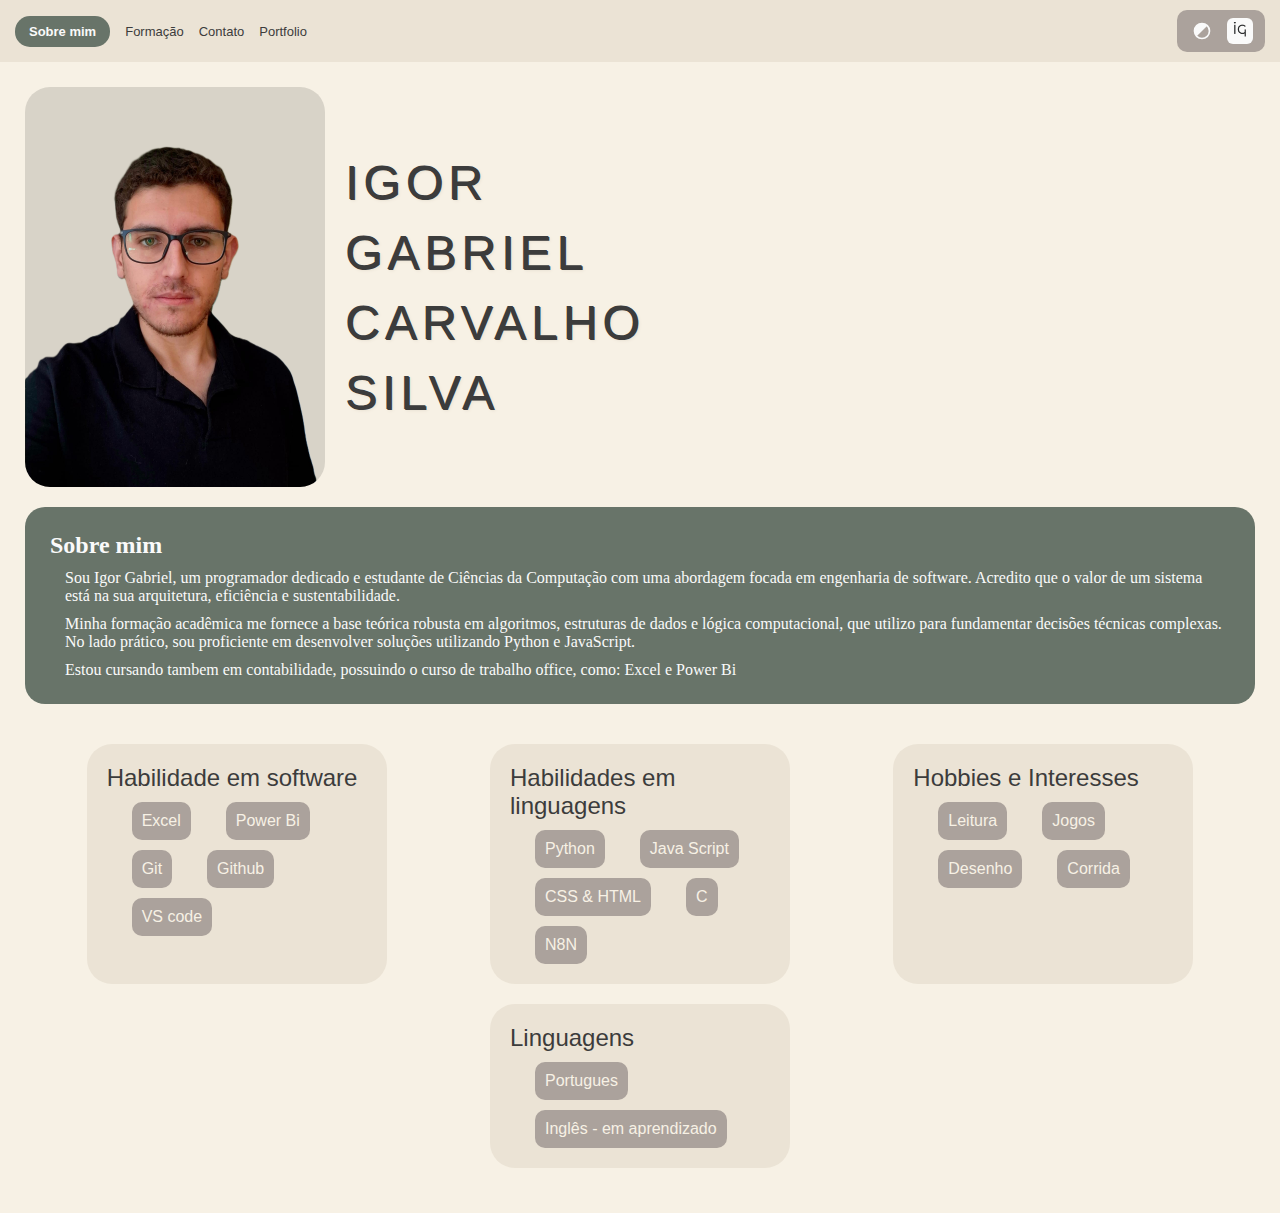
<file: index.html>
<!DOCTYPE html>
<html lang="en">
<head>
    <meta charset="UTF-8">
    <meta name="viewport" content="width=device-width, initial-scale=1.0">
    <link rel="stylesheet" href="css/style.css">
    <link rel="stylesheet" href="css/about.css">
    <link rel="shortcut icon" href="images/img.png" type="image/x-icon">
    <title>About Me</title>
</head>
<body class="">
    <header class="header">
        <nav class="navegador">
            <ul class="list_pages">
                <li class="nav_page select"><a href="index.html">Sobre mim</a></li>
                <li class="nav_page"><a href="pages/formation.html">Formação</a></li>
                <li class="nav_page"><a href="pages/contact.html">Contato</a></li>
                <li class="nav_page"><a href="pages/portfolio.html">Portfolio</a></li>
            </ul>
        </nav>

        <ul class="option_header" >
            <li class="theme option" onclick="change_color('about')">
                <img id="about_img_color" src="images/color.svg" alt="">
            </li>
            <li class="perfil_icon option">
                <img src="images/img.png" alt="icon_perfil">
            </li>
        </ul>
    </header>

    <main class="content_about_me">
        <img src="images/img_pessoal1.png" alt="Imagem pessoal" class="pessoal_about_me" >
        <section class="name_about_me">
            <h1>IGOR</h1>
            <h1>GABRIEL</h1>
            <h1>CARVALHO</h1>
            <h1>SILVA</h1>
        </section>


         <section class="text_about_me">
            <H2>Sobre mim</H2>
            <P> Sou Igor Gabriel, um programador dedicado e estudante de Ciências da Computação com uma abordagem focada em engenharia de software. Acredito que o valor de um sistema está na sua arquitetura, eficiência e sustentabilidade. </P>
            <p>Minha formação acadêmica me fornece a base teórica robusta em algoritmos, estruturas de dados e lógica computacional, que utilizo para fundamentar decisões técnicas complexas. No lado prático, sou proficiente em desenvolver soluções utilizando Python e JavaScript.</p>
            <p>Estou cursando tambem em contabilidade, possuindo o curso de trabalho office, como: Excel e Power Bi</p>  
        </section>

        <section class="techinical_skills_about_me">
                <div class="camp_software_skills">
                    <h2>Habilidade em software</h2>
                    <ul class="list_software_skills">
                        <li class="software_skills">Excel</li>
                        <li class="software_skills">Power Bi</li>
                        <li class="software_skills">Git</li>
                        <li class="software_skills">Github</li>
                        <li class="software_skills">VS code</li>
                    </ul>
                   

                </div>
                <div class="camp_codding_skills">
                    <h2>Habilidades em linguagens</h2>
                    <ul class="list_codding_skills">
                        <li class="codding_skills">Python</li>
                        <li class="codding_skills">Java Script</li>
                        <li class="codding_skills">CSS & HTML</li>
                        <li class="codding_skills">C</li>
                        <li class="codding_skills">N8N</li>
                    </ul>
                </div>

                <div class="camp_hobbies_skills">
                    <h2>Hobbies e Interesses</h2>
                    <ul class="list_hobbies_interests">
                        <li class="hobbies_interests">Leitura</li>
                        <li class="hobbies_interests">Jogos</li>
                        <li class="hobbies_interests">Desenho</li>
                        <li class="hobbies_interests">Corrida</li>
                    </ul>
                </div>

                <div class="camp_language_skills">
                    <h2>Linguagens</h2>
                    <ul class="list_language_speak">
                        <li class="language_speak">Portugues</li>
                        <li class="language_speak">Inglês - em aprendizado</li>
                    </ul>
                </div>


            
        </section>



    </main>

    <script src="app/app.js"></script>
   
</body>
</html>
</file>
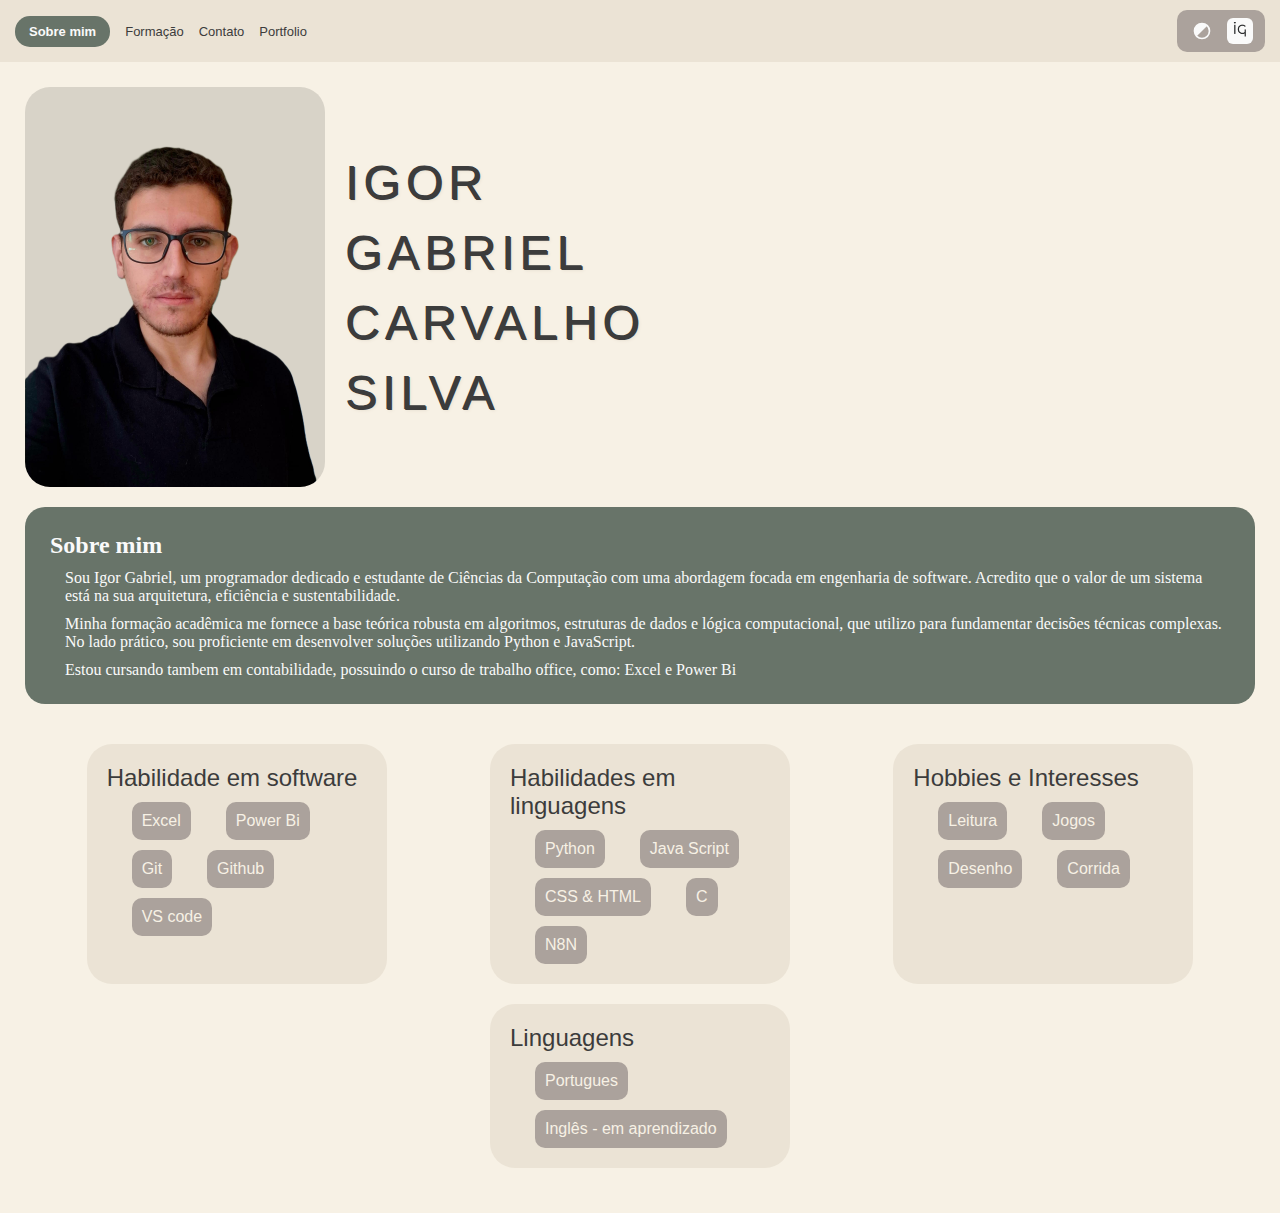
<file: about.html>
<!DOCTYPE html>
<html lang="en">
<head>
    <meta charset="UTF-8">
    <meta name="viewport" content="width=device-width, initial-scale=1.0">
    <link rel="stylesheet" href="/css/style.css">
    <link rel="stylesheet" href="/css/about.css">
    <link rel="shortcut icon" href="images/img.png" type="image/x-icon">
    <title>About Me</title>
</head>
<body class="">
    <header class="header">
        <nav class="navegador">
            <ul class="list_pages">
                <li class="nav_page select"><a href="/about.html">Sobre mim</a></li>
                <li class="nav_page"><a href="/pages/formation.html">Formação</a></li>
                <li class="nav_page"><a href="/pages/contact.html">Contato</a></li>
                <li class="nav_page"><a href="/pages/portfolio.html">Portfolio</a></li>
            </ul>
        </nav>

        <ul class="option_header" >
            <li class="theme option" onclick="change_color('about')">
                <img id="about_img_color" src="/images/color.svg" alt="">
            </li>
            <li class="perfil_icon option">
                <img src="/images/img.png" alt="">
            </li>
        </ul>
    </header>

    <main class="content_about_me">
        <img src="/images/img_pessoal1.png" alt="Imagem pessoal" class="pessoal_about_me" >
        <section class="name_about_me">
            <h1>IGOR</h1>
            <h1>GABRIEL</h1>
            <h1>CARVALHO</h1>
            <h1>SILVA</h1>
        </section>


         <section class="text_about_me">
            <H2>Sobre mim</H2>
            <P> Sou Igor Gabriel, um programador dedicado e estudante de Ciências da Computação com uma abordagem focada em engenharia de software. Acredito que o valor de um sistema está na sua arquitetura, eficiência e sustentabilidade. </P>
            <p>Minha formação acadêmica me fornece a base teórica robusta em algoritmos, estruturas de dados e lógica computacional, que utilizo para fundamentar decisões técnicas complexas. No lado prático, sou proficiente em desenvolver soluções utilizando Python e JavaScript.</p>
            <p>Estou cursando tambem em contabilidade, possuindo o curso de trabalho office, como: Excel e Power Bi</p>  
        </section>

        <section class="techinical_skills_about_me">
                <div class="camp_software_skills">
                    <h2>Habilidade em software</h2>
                    <ul class="list_software_skills">
                        <li class="software_skills">Excel</li>
                        <li class="software_skills">Power Bi</li>
                        <li class="software_skills">Git</li>
                        <li class="software_skills">Github</li>
                        <li class="software_skills">VS code</li>
                    </ul>
                   

                </div>
                <div class="camp_codding_skills">
                    <h2>Habilidades em linguagens</h2>
                    <ul class="list_codding_skills">
                        <li class="codding_skills">Python</li>
                        <li class="codding_skills">Java Script</li>
                        <li class="codding_skills">CSS & HTML</li>
                        <li class="codding_skills">C</li>
                        <li class="codding_skills">N8N</li>
                    </ul>
                </div>

                <div class="camp_hobbies_skills">
                    <h2>Hobbies e Interesses</h2>
                    <ul class="list_hobbies_interests">
                        <li class="hobbies_interests">Leitura</li>
                        <li class="hobbies_interests">Jogos</li>
                        <li class="hobbies_interests">Desenho</li>
                        <li class="hobbies_interests">Corrida</li>
                    </ul>
                </div>

                <div class="camp_language_skills">
                    <h2>Linguagens</h2>
                    <ul class="list_language_speak">
                        <li class="language_speak">Portugues</li>
                        <li class="language_speak">Inglês - em aprendizado</li>
                    </ul>
                </div>


            
        </section>



    </main>

    


    <script src="/app/app.js"></script>
   
</body>
</html>
</file>
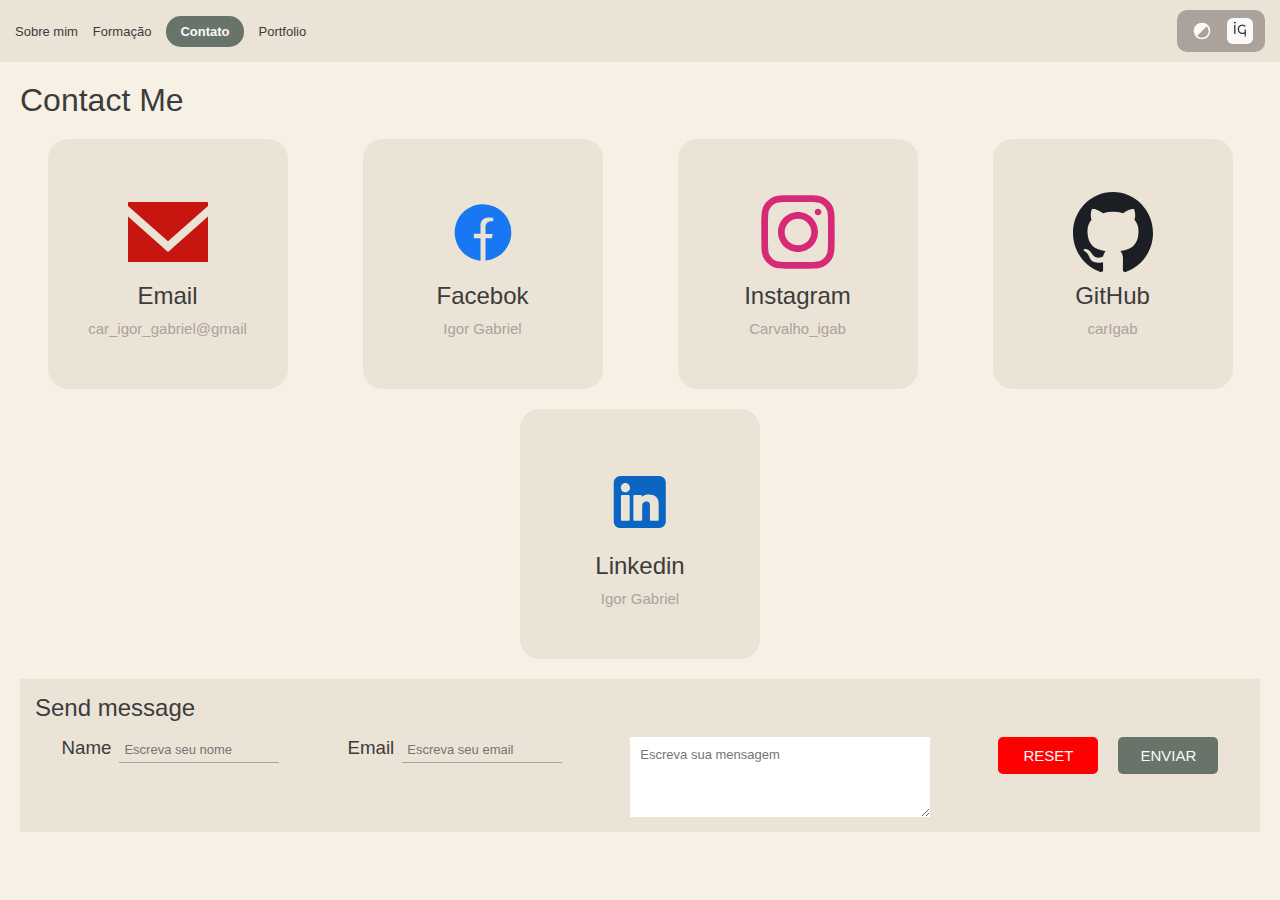
<file: pages/contact.html>
<!DOCTYPE html>
<html lang="en">
<head>
    <meta charset="UTF-8">
    <meta name="viewport" content="width=device-width, initial-scale=1.0">
    <link rel="stylesheet" href="../css/style.css">
    <link rel="stylesheet" href="../css/contact.css">
    <link rel="shortcut icon" href="../images/img.png" type="image/x-icon">
    <title>Contact</title>
</head>
<body class="">
    <header class="header">
        <nav class="navegador">
            <ul class="list_pages">
                <li class="nav_page"><a href="../index.html">Sobre mim</a></li>
                <li class="nav_page"><a href="formation.html">Formação</a></li>
                <li class="nav_page select"><a href="contact.html">Contato</a></li>
                <li class="nav_page"><a href="portfolio.html">Portfolio</a></li>
            </ul>
        </nav>

        <ul class="option_header" >
            <li class="theme option" onclick="change_color('about')">
                <img id="about_img_color" src="/images/color.svg" alt="">
            </li>
            <li class="perfil_icon option">
                <img src="/images/img.png" alt="">
            </li>
        </ul>
    </header>

    <main class="camp_contact">
        <h1>Contact Me</h1>

        <ul class="list_contact">
            <li class="contact_element">
                <img src="/images/email.svg" alt="">
                <h2>Email</h2>
                <a href="https://mail.google.com/mail">car_igor_gabriel@gmail</a>
            </li>
             <li class="contact_element">
                <img src="/images/facebook.svg" alt="">
                <h2>Facebok</h2>
                <a href="https://www.facebook.com/profile.php?id=100016547111007">Igor Gabriel</a>
            </li>
            <li class="contact_element">
                <img src="/images/instagram.svg" alt="">
                <h2>Instagram</h2>
                <a href="https://www.instagram.com/carvalho_igab/">Carvalho_igab</a>
            </li>

             <li class="contact_element">
                <img src="/images/github.svg" alt="">
                <h2>GitHub</h2>
                <a href="https://github.com/CarIgab">carIgab</a>
            </li>
            <li class="contact_element">
                <img src="/images/linkedin.svg" alt="">
                <h2>Linkedin</h2>
                <a href="https://www.linkedin.com/in/igor-gabriel-9135a024b/">Igor Gabriel</a>
            </li>
        </ul>

        <form action="" class="form_camp">
            <div class="tittle_form">
                <h2>Send message</h2>
            </div>
            <div class="camp_input">
                <h3>Name</h3>
                <input type="text" name="" id="name_form" placeholder="Escreva seu nome">
            </div>

            <div class="camp_input">
                <h3>Email</h3>
                <input type="email" id="email_form" placeholder="Escreva seu email">
            </div>

            <textarea name="" id="message_form" placeholder="Escreva sua mensagem"></textarea>

            <div class="camp_buttons">
                <input type="reset" value="Reset">

                <input type="button" value="Enviar" onclick="validacao_formulario()">
            </div>
        </form>
    </main>

    <script src="../app/app.js"></script>
     <script src="../app/form.js"></script>
</body>

</html>
</file>
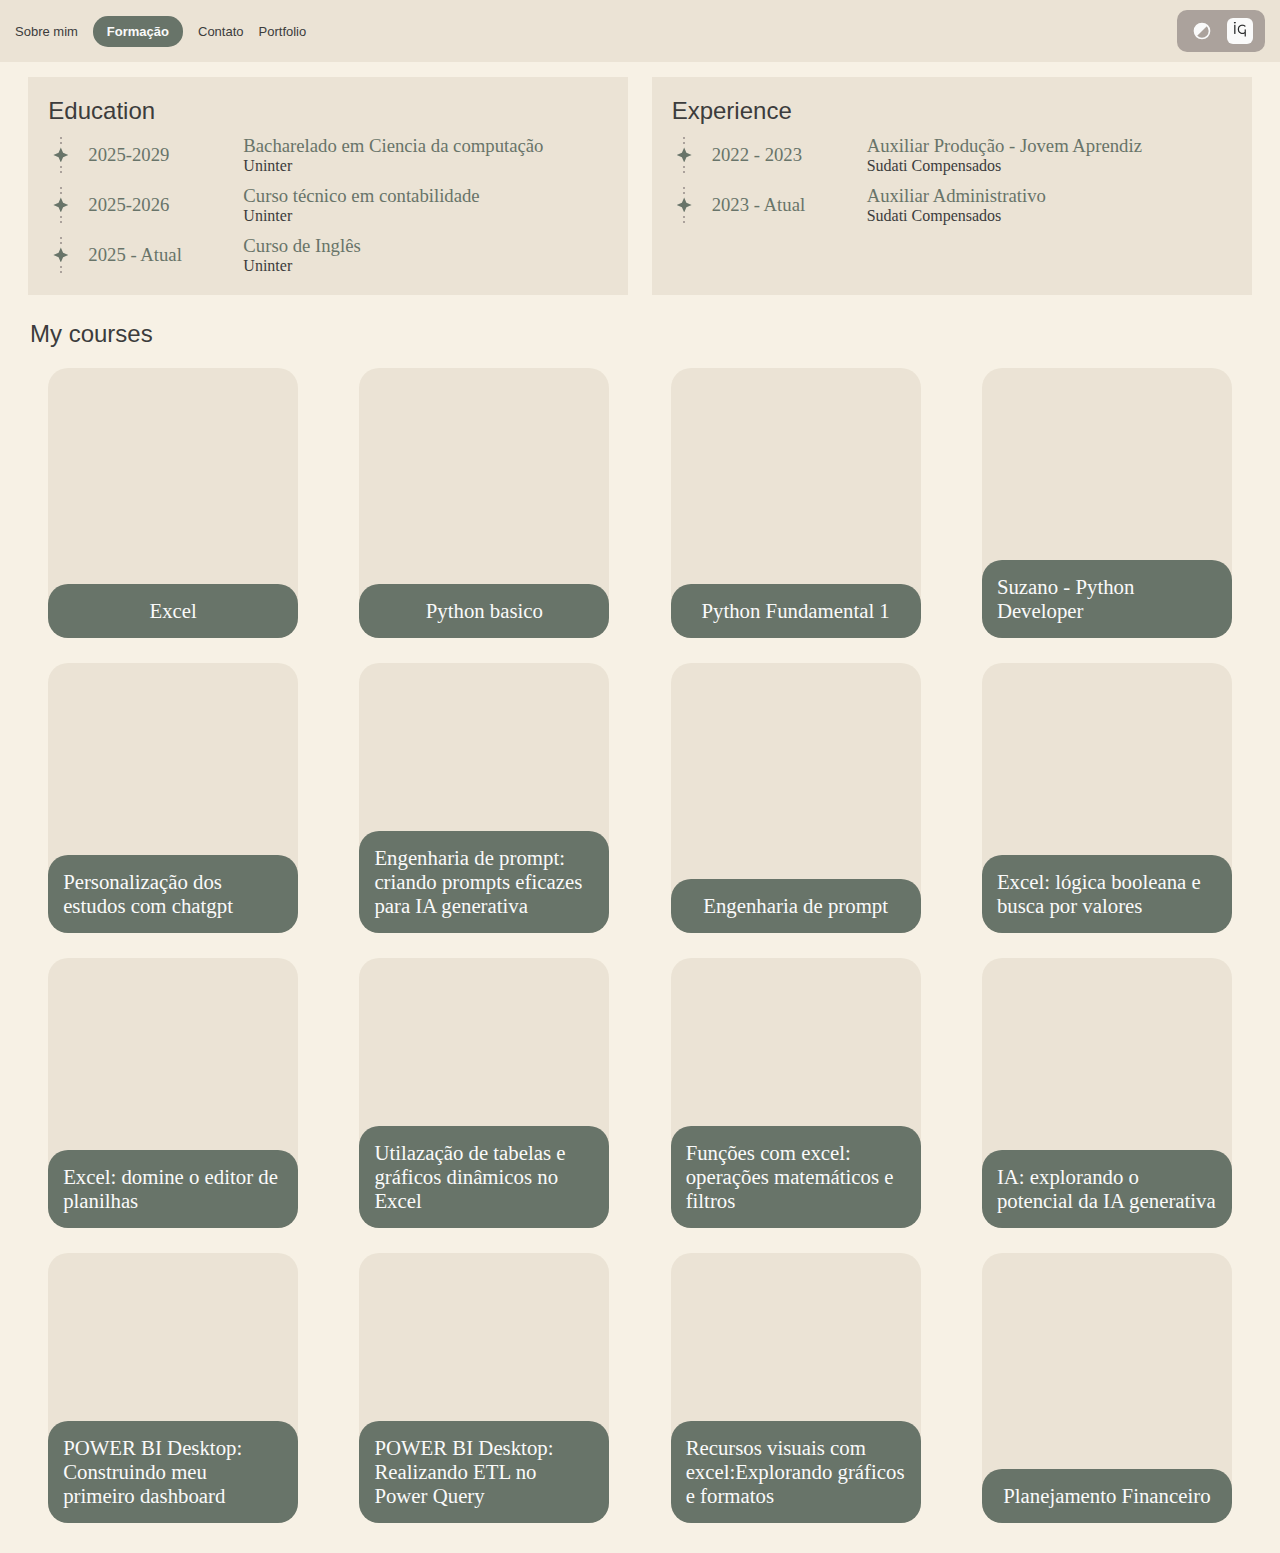
<file: pages/formation.html>
<!DOCTYPE html>
<html lang="en">
<head>
    <meta charset="UTF-8">
    <meta name="viewport" content="width=device-width, initial-scale=1.0">
    <link rel="stylesheet" href="../css/style.css">
    <link rel="stylesheet" href="../css/formation.css">
    <link rel="shortcut icon" href="../images/img.png" type="image/x-icon">
    <title>Formation</title>
</head>
<body class="">
    <header class="header">
        <nav class="navegador">
            <ul class="list_pages">
                <li class="nav_page"><a href="../index.html">Sobre mim</a></li>
                <li class="nav_page select"><a href="formation.html">Formação</a></li>
                <li class="nav_page"><a href="contact.html">Contato</a></li>
                <li class="nav_page"><a href="portfolio.html">Portfolio</a></li>
            </ul>
        </nav>

        <ul class="option_header" >
            <li class="theme option" onclick="change_color('about')">
                <img id="about_img_color" src="../images/color.svg" alt="icon color">
            </li>
            <li class="perfil_icon option">
                <img src="../images/img.png" alt="icon perfil">
            </li>
        </ul>
    </header>

    <main class="camp_formation_experience">

        <section class="camp_formation">
            <h2>Education</h2>
            <ul class="list_formation">
                <li class="item_list_formation">
                    <div class="simbol_list">
                        <div class="point_simbol"></div>
                        <div class="point_simbol"></div>
                        <div class="star_simbol"></div>
                        <div class="point_simbol"></div>
                        <div class="point_simbol"></div>
                    </div>
                    <h3 class="year_formation">2025-2029</h3>
                    <div class="description_list_formation">
                        <h3 class="name_list_formation">Bacharelado em Ciencia da computação</h4>
                        <h4 class="institution_list_formation">Uninter</h5>
                    </div>
                </li>
                <li class="item_list_formation">
                    <div class="simbol_list">
                        <div class="point_simbol"></div>
                        <div class="point_simbol"></div>
                        <div class="star_simbol"></div>
                        <div class="point_simbol"></div>
                        <div class="point_simbol"></div>
                    </div>
                    <h3 class="year_formation">2025-2026</h3>
                    <div class="description_list_formation">
                        <h3 class="name_list_formation">Curso técnico em contabilidade</h4>
                        <h4 class="institution_list_formation">Uninter</h5>
                    </div>
                </li>

                 <li class="item_list_formation">
                    <div class="simbol_list">
                        <div class="point_simbol"></div>
                        <div class="point_simbol"></div>
                        <div class="star_simbol"></div>
                        <div class="point_simbol"></div>
                        <div class="point_simbol"></div>
                    </div>
                    <h3 class="year_formation">2025 - Atual</h3>
                    <div class="description_list_formation">
                        <h3 class="name_list_formation">Curso de Inglês</h4>
                        <h4 class="institution_list_formation">Uninter</h5>
                    </div>
                </li>
            </ul>
        </section>

        <section class="camp_experience">
            <h2>Experience</h2>
            <ul class="list_formation">
                <li class="item_list_formation">
                    <div class="simbol_list">
                        <div class="point_simbol"></div>
                        <div class="point_simbol"></div>
                        <div class="star_simbol"></div>
                        <div class="point_simbol"></div>
                        <div class="point_simbol"></div>
                    </div>
                    <h3 class="year_formation">2022 - 2023</h3>
                    <div class="description_list_formation">
                        <h3 class="name_list_formation">Auxiliar Produção - Jovem Aprendiz</h4>
                        <h4 class="local_formation">Sudati Compensados</h5>
                    </div>
                </li>

                <li class="item_list_formation">
                    <div class="simbol_list">
                        <div class="point_simbol"></div>
                        <div class="point_simbol"></div>
                        <div class="star_simbol"></div>
                        <div class="point_simbol"></div>
                        <div class="point_simbol"></div>
                    </div>
                    <h3 class="year_formation">2023 - Atual</h3>
                    <div class="description_list_formation">
                        <h3 class="name_list_formation">Auxiliar Administrativo</h4>
                        <h4 class="local_formation">Sudati Compensados</h5>
                    </div>
                </li>
            </ul>
        </section>

       

        <section class="camp_list_courses">
            <header class="header_list_course">
                <h2>My courses</h2>
            </header>
            
            <ul class="list_course">
                <div class="title_card"></div>
            </ul>
        </section>

    </main>


    <script src="../data/data_course.js"></script>
    <script src="../app/app.js"></script>
    <script>
        push_course()
    </script>

</body>

</html>
</file>
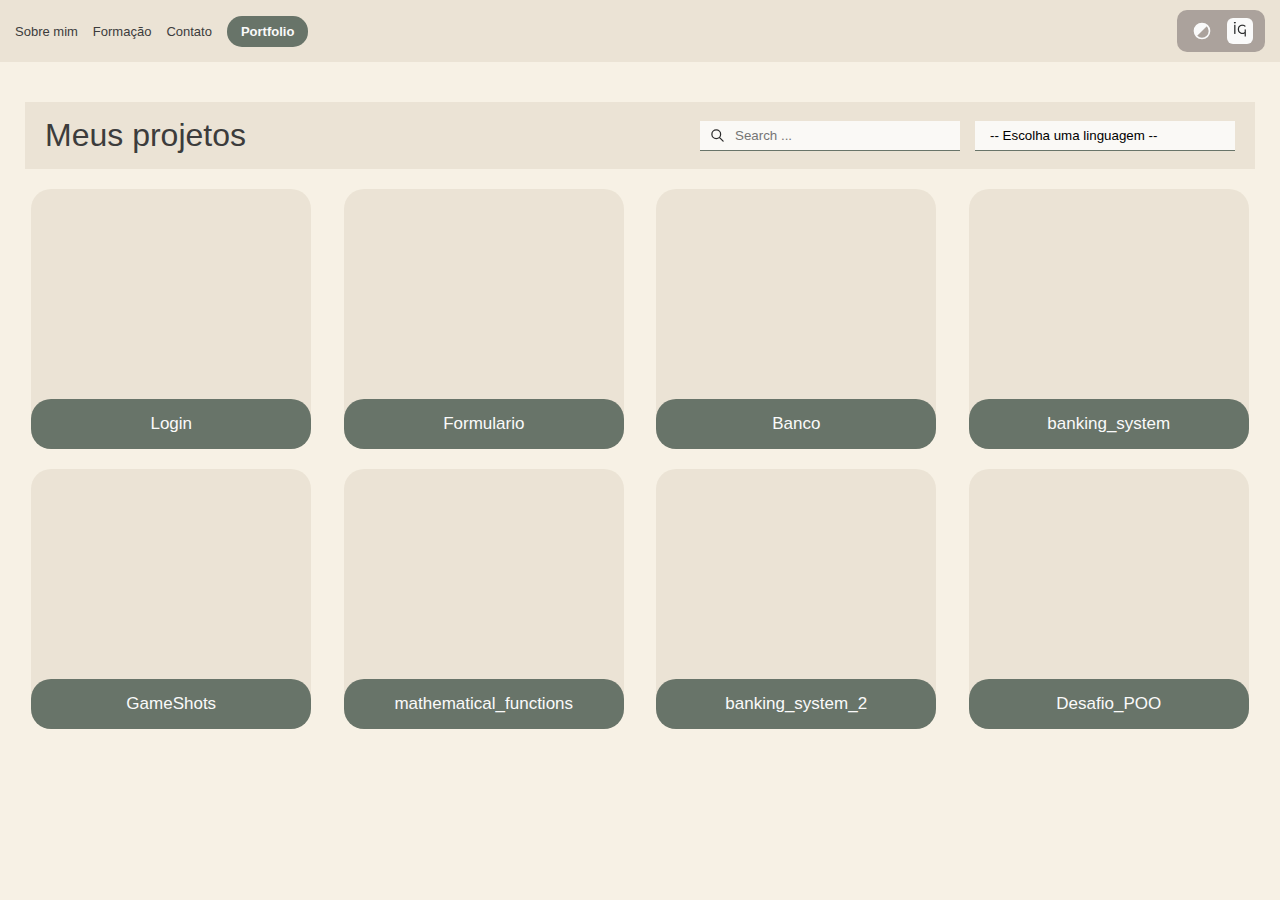
<file: pages/portfolio.html>
<!DOCTYPE html>
<html lang="en">
<head>
    <meta charset="UTF-8">
    <meta name="viewport" content="width=device-width, initial-scale=1.0">
    <link rel="stylesheet" href="../css/style.css">
    <link rel="stylesheet" href="../css/portfolio.css">
    <link rel="shortcut icon" href="../images/img.png" type="image/x-icon">
    <title>Portfolio</title>
</head>
<body class="">
     <header class="header">
        <nav class="navegador">
            <ul class="list_pages">
                 <li class="nav_page"><a href="../index.html">Sobre mim</a></li>
                <li class="nav_page"><a href="formation.html">Formação</a></li>
                <li class="nav_page"><a href="contact.html">Contato</a></li>
                <li class="nav_page select"><a href="portfolio.html">Portfolio</a></li>
            </ul>
        </nav>

        <ul class="option_header" >
            <li class="theme option" onclick="change_color('about')">
                <img id="about_img_color" src="../images/color.svg" alt="icon color">
            </li>
            <li class="perfil_icon option">
                <img src="../images/img.png" alt="icon perfil">
            </li>
        </ul>
    </header>

    <main class="camp_portfolio">
        <nav class="control_camp_projects">
            <h1>Meus projetos</h1>

            <ul class="camp_filter_projects">
                <li class="filter_project filter_search">
                    <img src="../images/search.svg" alt="icon de pesquisa">
                    <input type="search" id="input_search" placeholder="Search ..." oninput="filter_search()">
                </li>

                <li class="filter_project filter_select">
                    <select name="" id="filter_select_portfolio" onchange="filter_select()">
                        <option value="">-- Escolha uma linguagem --</option> 
    
                        <option value="JavaScript">JavaScript</option>
                        <option value="Python">Python</option>
                        <option value="Java">Java</option>
                    </select>
                </li>            
            </ul>
        </nav>

        <ul class="camp_projects"></ul>
    </main>

    <script src="../data/data_projects.js"></script>
    <script src="../app/app.js"></script>
    <script>
        push_projects()
    </script>
</body>

</html>
</file>
<file: css/style.css>
*{
    margin: 0;
    padding: 0;
    box-sizing: border-box;
    font-family: Arial, Helvetica, sans-serif;
    font-weight: 200;
}
:root{
    --color-background: #F7F1E5;
    --color-background_elements: #EBE3D5;
    --color-text: #3C3C3C;
    --color-primary: #aba29c;
    --color-secundary: #687469;
}
body.dark {
    --color-background: #2B2B2B;
    --color-background_elements: #3A3A3A;
    --color-text: #e1e1e1;
}
body{
    display: flex;
    flex-direction: column;
    align-items: center;
    min-height: 100vh;
    background: var(--color-background);
    font-family: sans-serif;
    color: var(--color-text);
    flex-wrap: wrap;
}

.header {
    display: flex;
    flex-direction: row;
    width: 100%;
    height: auto;
    justify-content:space-between;
    align-items: center;
    padding: 10px 15px;
    background: var(--color-background_elements);
    flex-wrap: wrap;
    gap: 10px;
}

.header .list_pages{
    display: flex;
    list-style: none;
    flex-direction: row;
    justify-content: center;
    align-items: center;
    gap: 15px;
    flex-wrap: wrap;
}

.list_pages .nav_page{
    display: flex;
    justify-content: center;
    align-items: center;
}

.list_pages .select{
    background: var(--color-secundary);
    border-radius: 15px;
    padding: 8px 14px;
}

.list_pages a{
    text-decoration: none;
    color: var(--color-text); 
    font-size: 13px;  
    font-family: sans-serif;
}

.select a {
    color: #FAFAFA;
    font-weight: bold
}

.list_pages .nav_page:hover a {
    transition: 0.25s;
    border-bottom: 1px solid var(--color-secundary);
    color: var(--color-secundary);
}

.list_pages .select:hover a {
    border-bottom: 1px solid #FAFAFA;
    color: #FAFAFA;
}

.option_header{
    display: flex;
    flex-direction: row;
    align-items: center;
    justify-content: center;
    list-style: none;
    gap: 12px;
    padding: 8px 12px;
    background: var(--color-primary);
    border-radius: 10px;
}
.option_header .option{
    display: flex;
    flex-direction: row;
    align-items: center;
    justify-content: center;
    width: 26px;
    height: 26px;
    border-radius: 10px;
}
.option_header .perfil_icon img{
    width: 26px;
    height: 26px;
    object-fit: cover;
    border-radius: 6px;
}

.theme img{
    width: 20px;
    height: 20px;

}

.img_about_me{
    max-width: 100%;
    height: auto;
    object-fit: cover;
}
</file>
<file: css/about.css>
.content_about_me{
    display: flex;
    flex-direction: row;
    align-items: center;
    justify-content: start;
    flex-wrap: wrap;
    width: 100%;
    background: var(--color-background);
    gap: 20px;
    padding: 25px;
}

.pessoal_about_me{
    display: block;
    width: 300px;
    height: 400px;
    object-fit: cover;
    border-radius: 25px;
    background: #D8D3C8;
    transition: transform 0.3s ease, filter 0.3s ease;

}

.pessoal_about_me:hover {
    transform: translateY(-8px); 
}

.name_about_me{
    font-family: 'Times New Roman', Times, serif; 
    font-size: 1.5rem;
    font-weight: 700; 
    letter-spacing: 5px; 
    color:var(--color-text); 
    padding: 15px 0;
    display: flex;
    flex-direction: column;
    gap: 15px;
    
    text-shadow: 
        1px 1px 0 var(--color-text), 
        2px 2px 3px var(--color-background_elements); 
    
}

.text_about_me{
    display: flex;
    flex-direction: column;
    align-items: start;
    justify-content: space-between;
    gap: 10px;
    width: 100%;
    background:var(--color-secundary);
    padding: 25px;
    border-radius: 20px;
    color: #fafafa;
}

.text_about_me h2{
    font-family: 'Playfair Display', Didot, 'Times New Roman', Times, serif;
    font-weight: bold;
}

.text_about_me p {
    margin-left: 15px;
    font-family: Lora, Georgia, serif;
}



.techinical_skills_about_me {
    padding: 20px;
    border-radius: 25px;
    flex-wrap: wrap;
    display: flex;
    flex-direction: row;
    gap: 20px;
    width: 100%;
    justify-items: center;
    justify-content: space-around;
}

.camp_software_skills, .camp_codding_skills, .camp_hobbies_skills, .camp_language_skills{
    width: 300px;
    display: flex;
    flex-direction: column;
    flex-wrap: wrap;
    background: var(--color-background_elements);
    padding: 20px;
    border-radius: 25px;
    gap: 10px;
}

.list_software_skills, .list_codding_skills, 
.list_hobbies_interests, .list_language_speak{
    display: flex;
    flex-wrap: wrap;
    gap: 10px;
}

.camp_software_skills li, .camp_codding_skills li,
.camp_hobbies_skills li, .camp_language_skills li{
    margin-left: 25px;
    list-style: none;
    padding: 10px;
    background: var(--color-primary);
    border-radius: 10px;
    color: var(--color-background);
    font-family: sans-serif;
}
</file>
<file: css/contact.css>
*{
    margin: 0;
    padding: 0;
    box-sizing: border-box;
    font-family: sans-serif;
    font-weight: 200;
}
.camp_contact{
    padding: 20px;
    width: 100%;
    display: flex;
    flex-direction: column;
    flex-wrap: wrap;
    justify-content: flex-start;
    align-items: flex-start;
    gap: 20px;
}

.camp_contact h1{
    font-family: Verdana, Geneva, Tahoma, sans-serif;
}


.camp_contact .list_contact{
    list-style: none;
    display: flex;
    flex-direction: row;
    flex-wrap: wrap;
    gap: 10px;
    width: 100%;
    justify-content: space-around;
    gap: 20px;
}

.list_contact .contact_element{
    display: flex;
    flex-direction: column;
    flex-wrap: wrap;
    justify-content: center;
    align-items: center;
    gap: 10px;
    width: 240px;
    height: 250px;
    background: var(--color-background_elements);
    border-radius: 20px;
    transition: 1s;
}
.contact_element:hover{
    width: 260px;
    height: 270px;
}

.contact_element img{
    width: 80px;
    height: 80px;
    
}
.contact_element a{
    text-decoration: none;
    color: var(--color-primary);
    font-size: 15px;
}

.camp_contact .form_camp{
    width: 100%;
    background: var(--color-background_elements);
    display: flex;
    flex-direction: row;
    align-items: flex-start;
    flex-wrap: wrap;
    justify-content: space-around;
    gap: 15px;
    padding: 15px;
}

.form_camp .tittle_form{
    width: 100%;
}

.form_camp .camp_input{
    display: flex;
    flex-direction: row;
    gap: 8px;
}

.camp_input input{
    outline: none;
    border: none;
    width: 160px;
    background: none;
    border-bottom: 1px solid var(--color-primary);
    color: var(--color-text);
    padding: 5px;
    font-size: 13px;

}

.form_camp textarea{
    width: 300px;
    height: 80px;
    font-size: 13px;
    padding: 10px;
    outline: none;
    border: none;
}

.form_camp .camp_buttons{
    display: flex;
    flex-direction: row;
    gap: 20px;
}

.camp_buttons input{
    width: 100px;
    padding: 10px 15px;
    border-radius: 5px;
    font-size: 15px;
    border: none;
    outline: none;
    text-transform: uppercase;
    transition: 0.5s;
}
.camp_buttons input:hover{
    transition: 0.5s;
    width: 120px;
}

.camp_buttons input[type="reset"]{
    background: red;
    color: #fafafa;
}

.camp_buttons input[type="button"]{
    background: var(--color-secundary);
    color: #fafafa;
}
</file>
<file: css/formation.css>
body{
    align-items: flex-start;
}

.camp_formation_experience{
    display: flex;
    flex-direction: row;
    flex-wrap: wrap;
    gap: 10px;
    padding: 15px;
    width: 100%;
    justify-content: space-evenly;
}
.camp_formation, .camp_experience{
    display: flex;
    flex-direction: column;
    justify-content: start;
    align-items: flex-start;
    flex-wrap: wrap;
    padding: 20px;
    width: 600px;
    background-color: var(--color-background_elements);
}
.camp_formation h2, .camp_experience h2{
    margin-bottom: 10px;
}

.camp_formation .list_formation, .camp_experience .list_formation{
    display: flex;
    flex-direction: column;
    flex-wrap: wrap;
    width: 100%;
    gap: 10px;
}

.list_formation .item_list_formation{
    display: flex;
    flex-direction: row;
    height: auto;
    align-items: center;
    justify-content: flex-start;
    gap: 15px;
    width: 100%;
}

.item_list_formation .simbol_list{
    width: 25px;
    height: 100%;
    display: flex;
    flex-direction: column;
    align-items:center;
    justify-content:space-around;
}

.simbol_list .point_simbol{
    width: 2px;
    height: 2px;
    background-color: var(--color-primary);
}


.list_formation h4, .list_formation h4{
    font-family: 'Playfair Display', Georgia, serif;
    color: var(--color-text);
}

.list_formation h3{
    font-family: 'Playfair Display', Georgia, serif;
    font-weight: 500;
    color: var(--color-secundary);
}

.simbol_list .star_simbol{
    width: 15px;
    height: 15px; 
    background-color: var(--color-secundary); 
    clip-path: polygon(
        50% 0%,        
        65% 35%,       
        100% 50%,     
        65% 65%,       
        50% 100%,    
        35% 65%,       
        0% 50%,        
        35% 35%        
    );
}

.list_formation .year_formation{
    margin-right: 10px;
    width: 130px;
    flex-wrap: wrap;
}

.camp_formation_experience li{
    list-style: none;
}

@media screen and (max-width: 650px) {
    .camp_formation, .camp_experience{
        width: 300px;
    }
}

.camp_formation_experience .camp_list_courses{
    display: flex;
    flex-direction: column;
    flex-wrap: wrap;
    width: 100%;
    padding: 15px;
    gap: 20px;
   
}

.camp_list_courses .list_course{
    display: flex;
    flex-direction: row;
    flex-wrap: wrap;
    align-items: center;
    justify-content: space-around;
    gap: 25px;
}

.list_course .card_formation{
    height: 270px;
    width: 250px;
    background-color: var(--color-background_elements);
    border-radius: 20px;
    display: flex;
    transition: 0.75s;
}

.card_formation .front_card_formation, .card_formation .back_card_formation{
    display: flex;
    flex-direction: column;
    flex-wrap: wrap;
    width: 100%;
    height: 100%;
    transition: 0.5s;
    font-family: Arial, Helvetica, sans-serif;
}

.card_formation .front_card_formation{
    display: flex;
    justify-content: flex-end;
    align-items: center;
    border-radius: 20px;
}

.front_card_formation .title_card{
    display: flex;
    justify-content: center;
    align-items: center;
    width: 100%;
    background: var(--color-secundary);
    padding: 15px;
    color: #fafafa;
    border-radius: 20px;
}
.title_card h2{
    font-family: 'Lora', Georgia, serif;
    font-size: 1.3rem;
}


.card_formation .back_card_formation{
    display: none;
}

.card_formation:hover{
    height: 260px;
    width: 240px;
}

.card_formation:hover .back_card_formation{
    display: flex;
    transition: 0.5s;
    padding: 12px;
    gap: 10px;
    justify-content:flex-start;
}

.card_formation:hover .front_card_formation{
    display: none;
    transition: 0.5s;
}

.back_card_formation .title_card_back{
    width: 100%;
    padding: 5px;
    display: flex;
    align-items: center;
    justify-content: center;

}

.title_card_back h2{
    font-size: 1.25rem;
    font-family: 'Lora', Georgia, serif;
    color: var(--color-secundary);
}

.back_card_formation h3{
    font-size: 0.9rem;
    font-family: sans-serif;
}
.back_card_formation input{
    margin-top: 15px;
    padding: 6px;
    background: var(--color-secundary);
    color: #fafafa;
    border: none;
    border-radius: 10px;
    outline: none;
    font-size: 1rem;
    text-transform: uppercase;
}
</file>
<file: css/portfolio.css>
body{
    gap: 15px;
}

.camp_portfolio{
    display: flex;
    flex-direction: column;
    width: 100%;
    justify-content: center;
    align-items: center;
    flex-wrap: wrap;
    gap: 20px;
    padding: 25px;
}

.camp_portfolio .control_camp_projects{
    width: 100%;
    display: flex;
    justify-content: space-between;
    background-color: var(--color-background_elements);
    align-items: center;
    flex-direction: row;
    flex-wrap: wrap;
    padding: 15px 20px;
    gap: 15px;
}


.control_camp_projects .camp_filter_projects{
    display: flex;
    flex-direction: row;
    flex-wrap: wrap;
    gap: 15px;
}

.camp_filter_projects .filter_project{
    display: flex;
    flex-direction: row;
    align-items: center;
    justify-content: center;
}

.camp_filter_projects .filter_search{
    position: relative;
    width: 260px;
    height: 30px;
}

.filter_search img{
    width: 15px;
    height: 15px;
    position: absolute;
    object-fit: cover;
    left: 10px;
    z-index: 1;
}

.filter_search input{
    width: 100%;
    height: 100%;
    text-align: left;
    padding-left: 35px;
    outline: none;
    border: none;
    border-bottom: 1px solid var(--color-secundary);
    background: #FAF9F6;
}

.camp_filter_projects .filter_select{
    display: flex;
    flex-direction: row;
    width: 260px;
    height: 30px;
}

.filter_select select{
    width: 100%;
    height: 100%;
    padding-left: 15px;
    outline: none;
    border: none;
    appearance: none;
    border-bottom: 1px solid var(--color-secundary);
    background: #FAF9F6;
}

.camp_projects{
    display: flex;
    flex-direction: row;
    align-items: center;
    justify-content: space-around;
    flex-wrap: wrap;
    gap: 20px;

    width: 100%;
    
}

.camp_projects .card_project{
    display: flex;
    align-items: center;
    justify-content: center;
    width: 280px;
    height: 260px;
    background: var(--color-background_elements);
    border-radius: 20px;
    transition: 0.75s;
}

.card_project .back_card_project, .card_project .front_card_project{
    width: 100%;
    height: 100%;
    display: flex;
    flex-direction: column;
}

.card_project:hover {
    width: 300px;
    height: 280px;
    transition: 0.75s;
}
.card_project:hover .front_card_project{
    display: none;
}
.card_project:hover .back_card_project{
    display: flex;
}
.card_project .front_card_project{
    align-items: center;
    justify-content: flex-end;
}

.front_card_project .title_card{
    padding: 15px;
    background: var(--color-secundary);
    width: 100%;
    display: flex;
    align-items: center;
    justify-content: center;
    border-radius: 20px;
}
.title_card h2{
    color: #fafafa;
    font-size: 17px;
    font-family: Verdana, Geneva, Tahoma, sans-serif;
}

.card_project .back_card_project{
    display: none;
    align-items: flex-start;
    justify-content:space-between;
    padding: 20px;
    gap: 10px;
}

.back_card_project .title_card_back{
    color: var(--color-secundary);
}

.back_card_project .list_card_language{
    display: flex;
    flex-direction: row;
    list-style: none;
    gap: 10px;
    flex-wrap: wrap;
    padding: 5px;
}

.list_card_language .language_card{
    padding: 10px;
    background: var(--color-primary);
    color: #fafafa;
    border-radius: 5px;
    font-family: Arial, Helvetica, sans-serif;
}

.back_card_project input{
    width: 100%;
    padding: 8px;
    text-transform: uppercase;
    outline: none;
    border: none;
    background: var(--color-secundary);
    color: #fafafa;
    font-weight: bold;
    font-size: 13px;
    font-family: sans-serif;
    border-radius: 10px;
}
</file>
